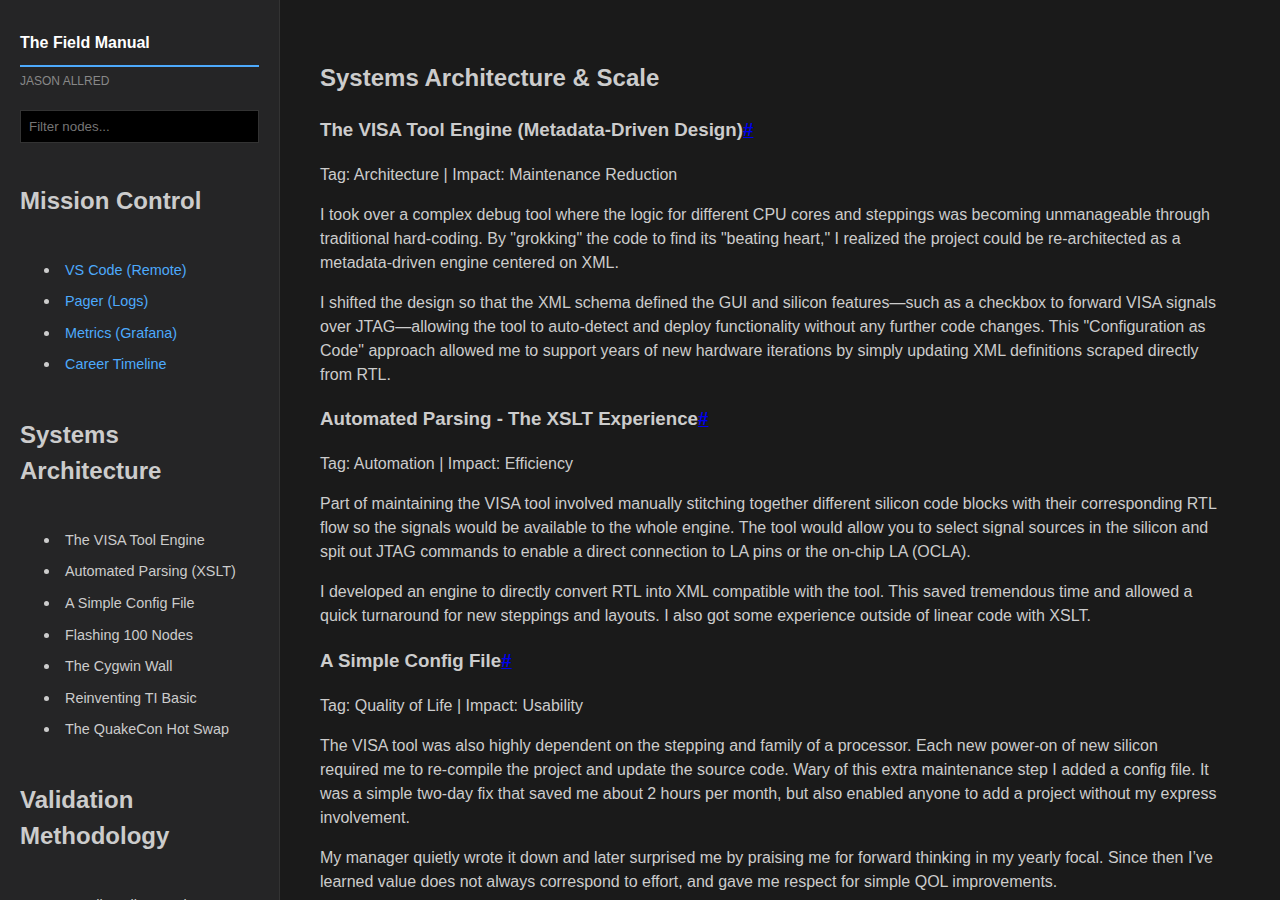
<file: field_notes/index.html>
<!DOCTYPE html>
<html lang="en">
<head>
    <meta charset="UTF-8">
    <meta name="viewport" content="width=device-width, initial-scale=1.0">
    <title>Field Notes | Jason Allred</title>
    <link rel="stylesheet" href="style.css?v=7.0">
</head>
<body>
    <button id="menu-toggle" aria-label="Toggle Navigation">☰</button>

    <nav id="sidebar">
        <h1>The Field Manual</h1>
        <div class="subtitle">Jason Allred</div>
        
        <input type="text" id="nav-filter" placeholder="Filter nodes..." aria-label="Filter navigation">

        <h2>Mission Control</h2>
        <ul>
            <li><a href="https://code.jason-lab.dev" target="_blank" class="mission-link"><span class="status-dot online"></span> VS Code (Remote)</a></li>
            <li><a href="https://pager.jason-lab.dev" target="_blank" class="mission-link"><span class="status-dot online"></span> Pager (Logs)</a></li>
            <li><a href="https://monitor.jason-lab.dev" target="_blank" class="mission-link"><span class="status-dot online"></span> Metrics (Grafana)</a></li>
            <li><a href="timeline.html" class="mission-link"><span class="status-dot online"></span> Career Timeline</a></li>
        </ul>

        <h2>Systems Architecture</h2>
        <ul>
            <li><a href="#visa-tool">The VISA Tool Engine</a></li>
            <li><a href="#xslt-parsing">Automated Parsing (XSLT)</a></li>
            <li><a href="#config-file">A Simple Config File</a></li>
            <li><a href="#fleet-scale">Flashing 100 Nodes</a></li>
            <li><a href="#cygwin-wall">The Cygwin Wall</a></li>
            <li><a href="#ti-basic">Reinventing TI Basic</a></li>
            <li><a href="#quakecon">The QuakeCon Hot Swap</a></li>
        </ul>

        <h2>Validation Methodology</h2>
        <ul>
            <li><a href="#reading-robot">Reading Like a Robot</a></li>
            <li><a href="#rapl-matplotlib">RAPL & Matplotlib</a></li>
            <li><a href="#grok-code">How to Grok Code</a></li>
            <li><a href="#beating-heart">The Beating Heart</a></li>
            <li><a href="#serial-fragments">Expect Fragments (Serial)</a></li>
            <li><a href="#crazy-callbacks">Crazy Callbacks</a></li>
            <li><a href="#throughput-gotchas">Throughput Gotchas</a></li>
            <li><a href="#curl-postman">Curl over Postman</a></li>
            <li><a href="#venv-glue">Venv is like Hot Glue</a></li>
        </ul>

        <h2>Security & Yield</h2>
        <ul>
            <li><a href="#rakp-security">The RAKP Security Catch</a></li>
            <li><a href="#kernel-patch">The Kernel Patch</a></li>
            <li><a href="#negative-testing">Negative Testing (Yield)</a></li>
            <li><a href="#texas-power-on">The Texas Power-On</a></li>
            <li><a href="#failed-demo">The Failed Microsoft Demo</a></li>
            <li><a href="#rmcp-optimization">RMCP+ Socket Optimization</a></li>
        </ul>

        <h2>Engineering Leadership</h2>
        <ul>
            <li><a href="#scm-integration">To SCM or Not to SCM</a></li>
            <li><a href="#estimates">Estimates: High vs. Low</a></li>
            <li><a href="#pythonsv-thrash">The PythonSV API Thrash</a></li>
            <li><a href="#synergy">Synergy of Validation</a></li>
            <li><a href="#first-error">Always Fix the First Error</a></li>
            <li><a href="#count-oks">Count the Ok's</a></li>
            <li><a href="#conflict-management">The Conflict Management Lesson</a></li>
            <li><a href="#general-thoughts">General Thoughts & Philosophy</a></li>
        </ul>

        <h2>Future Work</h2>
        <ul>
            <li><a href="#future-work">WIP Items</a></li>
        </ul>
    </nav>

    <main>
        <!-- SYSTEMS ARCHITECTURE -->
        <section id="architecture">
            <h2 class="section-title">Systems Architecture & Scale</h2>

            <article id="visa-tool">
                <h3>The VISA Tool Engine (Metadata-Driven Design)</h3>
                <div class="meta">Tag: Architecture | Impact: Maintenance Reduction</div>
                <p>I took over a complex debug tool where the logic for different CPU cores and steppings was becoming unmanageable through traditional hard-coding. By "grokking" the code to find its "beating heart," I realized the project could be re-architected as a metadata-driven engine centered on XML.</p>
                <p>I shifted the design so that the XML schema defined the GUI and silicon features—such as a checkbox to forward VISA signals over JTAG—allowing the tool to auto-detect and deploy functionality without any further code changes. This "Configuration as Code" approach allowed me to support years of new hardware iterations by simply updating XML definitions scraped directly from RTL.</p>
            </article>

            <article id="xslt-parsing">
                <h3>Automated Parsing - The XSLT Experience</h3>
                <div class="meta">Tag: Automation | Impact: Efficiency</div>
                <p>Part of maintaining the VISA tool involved manually stitching together different silicon code blocks with their corresponding RTL flow so the signals would be available to the whole engine. The tool would allow you to select signal sources in the silicon and spit out JTAG commands to enable a direct connection to LA pins or the on-chip LA (OCLA).</p>
                <p>I developed an engine to directly convert RTL into XML compatible with the tool. This saved tremendous time and allowed a quick turnaround for new steppings and layouts. I also got some experience outside of linear code with XSLT.</p>
            </article>

            <article id="config-file">
                <h3>A Simple Config File</h3>
                <div class="meta">Tag: Quality of Life | Impact: Usability</div>
                <p>The VISA tool was also highly dependent on the stepping and family of a processor. Each new power-on of new silicon required me to re-compile the project and update the source code. Wary of this extra maintenance step I added a config file. It was a simple two-day fix that saved me about 2 hours per month, but also enabled anyone to add a project without my express involvement.</p>
                <p>My manager quietly wrote it down and later surprised me by praising me for forward thinking in my yearly focal. Since then I’ve learned value does not always correspond to effort, and gave me respect for simple QOL improvements.</p>
            </article>

            <article id="fleet-scale">
                <h3>Flashing 100 Nodes (Fleet Scale Operations)</h3>
                <div class="meta">Tag: Operations | Impact: Scale</div>
                <p>While in my PAE role, I maintained roughly 100 Knights Landing nodes that allowed us to reproduce issues with OEMs. Stuff you’d only see once in a million happened regularly when you start doing a million things quickly and in parallel. We used pdsh regularly. You think very differently about manually flashing BIOS when it needs to be done 100 times with a tough-to-reach harness.</p>
                <p>I helped execute and collect data for a heat experiment. We visualized nodes getting hotter at the tops of racks, experimented with the rack doors open. The results of the experiments were somewhat of a moot, the minor heat differences didn’t affect performance. Notably, cables got in the way of airflow, but the connections were mandatory. So many loose connections. Each node had its own personality, and some were very stubborn.</p>
            </article>

            <article id="cygwin-wall">
                <h3>The Cygwin Wall (Environment Parity)</h3>
                <div class="meta">Tag: Debugging | Impact: Environment Setup</div>
                <p>We had an old internal patch for ipmitool to enable parsing of some extra return codes bytes for automation. To set up the build environment I downloaded the source over git and followed the steps to compile in Cygwin. The build script would fail, I’d fix the failure, then it would crash somewhere else. I wasted a week just trying to get the thing to compile.</p>
                <p>It turned out that I had downloaded using Windows git rather than Cygwin git. This was a major issue because line endings were unix style. Once I re-downloaded the source everything compiled perfectly. Always be wary of line endings. Take a step back when you run into a wall.</p>
            </article>

            <article id="ti-basic">
                <h3>Reinventing TI Basic</h3>
                <div class="meta">Tag: Learning | Impact: Fundamentals</div>
                <p>When I was in Junior High I learned basic programming on my TI-85. I was particularly proud of a program that would comb through possible numerator/denominator combinations to convert a ‘float’ into a fraction. I had a bad backup coin battery so my file system would get wiped pretty regularly, so I got good at rewriting that converter.</p>
                <p>Then one day I was looking through the list of commands and noticed an internal ->Frac function that had already implemented what I wanted. Two things stuck in my mind after that: (1) You get good at doing things by doing it again and again, (2) look for things you assume are not there.</p>
            </article>

            <article id="quakecon">
                <h3>The QuakeCon Hot Swap</h3>
                <div class="meta">Tag: Hardware | Impact: Recovery</div>
                <p>The year was 2001, just before 9/11. I flew my PC to a LAN party in Texas. I was using a cheap IDE raid controller at the time. It had a bad eprom after a failed firmware update. Thinking quickly, I ordered another controller. Booted with the good firmware so I could get to a flash point, then hot-swapped the eprom to flash the bad. Was able to recover and even return the controller.</p>
            </article>
        </section>


        <!-- VALIDATION METHODOLOGY -->
        <section id="validation">
            <h2 class="section-title">Validation Methodology</h2>

            <article id="reading-robot">
                <h3>Reading Like a Robot (Deep Log Debugging)</h3>
                <div class="meta">Tag: Debugging | Impact: Root Cause Analysis</div>
                <p>When assisting a colleague (AJ) with stubborn system failures, I found that standard keyword searching through logs was failing to find the root cause. I applied a systematic methodology I call "Reading like a robot," where I refuse to skip any part of a stack trace or log file, even the unrecognized or "noisy" lines.</p>
                <p>By meticulously connecting every word and mapping the execution flow sequentially, I was able to identify a specific logic deviation hidden in the background noise that others had scrolled past. This brute-force attention to detail proved that even the most "messy" telemetry can be solved if you check your assumptions at the door and follow the machine's actual path.</p>
            </article>

            <article id="rapl-matplotlib">
                <h3>RAPL & Matplotlib (Telemetry Visualization)</h3>
                <div class="meta">Tag: Data Science | Impact: Visualization</div>
                <p>In early 2019 I took a machine learning course. Jupiter notebook and time series db exercises. A few python libraries stuck out at me as very useful at work: pandas and matplotlib. I had a decent amount of data collection when stressing Running average Power Limiting functionality. Reports would spit out but it was really hard to get a good picture on what was going on.</p>
                <p>With the new tools in hand I was able to scrape current runs, even old logs, and bug reports, to provide clear graphs sweeping through request or expected vs actual power limiting results. An esoteric ‘10% below expected’ would turn into a graph that would cap out at 500W like a truncated pyramid - a clear indication that the part (or benchmark) wasn’t able to cause the system to draw that much power.</p>
            </article>

            <article id="grok-code">
                <h3>How to Grok Code</h3>
                <div class="meta">Tag: Learning | Impact: Understanding</div>
                <p>A senior dev was mentoring two of us while looking through a rather large code base. She took out some paper and wrote down how the program was structured in a kind of shorthand. By the time we were finished we had a map and a clear understanding of the flow. Since then I’ve developed my own shorthand to systematically map out unfamiliar code. I know I’m done when I can see the ‘heart’ of the code.</p>
            </article>

            <article id="beating-heart">
                <h3>The Beating Heart</h3>
                <div class="meta">Tag: Insight | Impact: Understanding</div>
                <p>To follow up on code grokking, once I find the ‘beating heart’ in a system I know I’ve found the perspective of the original developer and everything becomes clear. Some of these are straightforward, a loop handling events, a main function that does the heavy work. One particularly difficult ‘heart’ turned out to be outside the code entirely, the main logic was all contained inside an XML file that described RTL pathways to the LA pins. It was a rather elegant solution but a pain to debug until I understood the process.</p>
            </article>

            <article id="serial-fragments">
                <h3>Expect Fragments (Serial Validation)</h3>
                <div class="meta">Tag: Automation | Impact: Reliability</div>
                <p>I wrote an automation harness that allowed me to validate TGUI applications in a OS platform agnostic way. It was rather nifty, using TCL and the expect library to handle reading and writing to the screen in a way that can give scripts a grounding.</p>
                <p>Unfortunately, when I started using expect for serial output (EFI mode) things got dirty. I quickly learned that serial output has no guarantee to preserve words, it’s just a stream of characters - menu items and keywords would often get clipped. I was mostly able to get around this with generous regular expressions. In theory, the flows should have worked, but in the real world, the data was noisy.</p>
            </article>

            <article id="crazy-callbacks">
                <h3>Crazy Callbacks</h3>
                <div class="meta">Tag: Code Pattern | Impact: Efficiency</div>
                <p>I used a clever callback pattern when chunking data over PECI - sending multiple read requests and mapping the responses with tailored callback functions to de-serialize the data.</p>
            </article>

            <article id="throughput-gotchas">
                <h3>Throughput Gotchas</h3>
                <div class="meta">Tag: Measurement | Impact: Accuracy</div>
                <p>Measuring throughput is a tricky question, especially when data is encapsulated at several levels. This is pretty standard over IP but it’s more ambiguous when counting packets over SMBus or other internal protocols. My DTTC paper tackled this but I was never quite satisfied to provide a standard MB/s measurement.</p>
            </article>

            <article id="curl-postman">
                <h3>Curl over Postman</h3>
                <div class="meta">Tag: Tooling | Impact: Reproducibility</div>
                <p>I prefer Curl over Postman for the same reason I prefer text over screenshots - design tests for reproducibility ease - compartmentalize into a series of batchable steps - essential for bug reports.</p>
            </article>

            <article id="venv-glue">
                <h3>Venv is like Hot Glue</h3>
                <div class="meta">Tag: Tooling | Impact: Standardization</div>
                <p>Venv is like hot glue - a stop gap solution that becomes standard - docker feels the same - has better utility these days.</p>
            </article>
        </section>

        <!-- FUTURE WORK -->
        <section id="future-work">
            <h2 class="section-title">Future Work (WIP)</h2>
            <ul class="tbd-list">
                <li>[WIP] Polling RAPL Telemetry during stress - Defensive coding in recovery scripts</li>
                <li>[WIP] Rolling window diff - Comparing BIOS logs</li>
                <li>[WIP] DRA for enabling power transient measurements without a harness</li>
                <li>[WIP] Meshtastic hobby (LoRa, 3d printing, ESP32 firmware)</li>
            </ul>
        </section>


        <!-- SECURITY & YIELD -->
        <section id="security">
            <h2 class="section-title">Security & Yield</h2>

            <article id="rakp-security">
                <h3>The RAKP Security Catch (CVE-2013-4782)</h3>
                <div class="meta">Tag: Security | Impact: CVE Discovery</div>
                <p>While implementing the RMCP+ protocol stack from scratch in C, I performed a deep dive into the RAKP authentication spec. To properly debug the session negotiation, I had to patch the Wireshark (then Ethereal) source code to correctly parse the custom packet exchanges I was seeing.</p>
                <p>During this process, I identified a fundamental flaw: the BMC would return a salted hash of the user’s password before the client proved their identity, essentially enabling offline dictionary attacks. Although my concerns were dismissed by senior engineers at the time, this exact vulnerability was later confirmed as industry-wide flaw CVE-2013-4782. This solidified my conviction to trust technical data over hierarchy and to maintain meticulous documentation for critical findings.</p>
            </article>

            <article id="kernel-patch">
                <h3>The Kernel Patch (Topology & Architecture)</h3>
                <div class="meta">Tag: Kernel | Impact: Fix</div>
                <p>I wrote a kernel patch for a government contract. We had a module that would flood dmesg during boot time on custom silicon, the fix was to add flexibility to topology assumptions. Not much I can say beyond that. There was too much red tape for the patch to be upstreamed but I know how to write and compile a module for the linux kernel.</p>
            </article>

            <article id="negative-testing">
                <h3>Negative Testing (The Yield Use Case)</h3>
                <div class="meta">Tag: Validation | Impact: Yield Improvement</div>
                <p>I had a big PECI coverage miss, it was rather embarrassing. Because we had a huge list, I was only checking what I knew existed, not what shouldn’t exist. Well, some unexpected endpoints did surface, more echoes of what they should be, but those endpoints should not have been visible. I needed to pivot away from just reading known devices to scanning and including negative space.</p>
                <p>I recalled a conversation with an expert who had scanned through the BDF region before and adapted that to PECI space. To do that I needed a list of all possible combinations in PCI space - which fit very neatly with a generator pattern. One of the first times I really felt ‘yield’ improved the readability and reliability of my code.</p>
                <p>After I got it running I still saw ‘extra’ devices popping up, but they turned out to be actual hardware, which was easy to correlate with lspci. It was a huge space to cover, and a full run would have taken almost a week, but with the combination of the bulk transfer API and fast negative returns the expected execution time went from a few days to under 10 hours.</p>
            </article>

            <article id="texas-power-on">
                <h3>The Texas Power-On (Strategic Career Pivot)</h3>
                <div class="meta">Tag: Security | Impact: Team Leadership</div>
                <p>I went to Texas for a power-on during a transition period where I was doing basic execution work and looking for a long-term technical fit. Since I didn’t have a strict task list, I decided to shadow the experts and jump into the immediate fires on the floor. I ended up peer programming with a group focused on high-level security features like TDX and Secure Boot.</p>
                <p>We clicked so well that when they (also) returned to Oregon, they reached out to pull me into their organization. I wasn't just helping with a bring-up; I was recruited to seed a second team under the Security & Manageability umbrella, which launched my five-year run as the Lead Manageability Validation Automation engineer.</p>
            </article>

            <article id="failed-demo">
                <h3>The Failed Microsoft Demo (Preparation & Redundancy)</h3>
                <div class="meta">Tag: Demo | Impact: Lesson Learned</div>
                <p>I had lightweight RMCP+ library we were going to demo to MS. At the last minute, the firmware developers enabled and enforced encryption, which I had not implemented yet. These days I never trust a demo. Demos are great, but always provide a backup video and slides.</p>
            </article>

            <article id="rmcp-optimization">
                <h3>RMCP+ Socket Optimization</h3>
                <div class="meta">Tag: Stability | Impact: Reliability</div>
                <p>Our dev team was tracking down a problem where RMCP+ sessions were piling up in our validation cycle, overloading the BMC and causing instability. We had a TCL based framework, but the heavy lifting was done inside DLL files. I had been doing some digging and found the source code. When I mentioned this to the dev lead he asked me to look into the source code as a last resort, as far as they could tell their code was clean.</p>
                <p>After a bit of sleuthing I found code responsible for opening and closing the sessions on the client side, there was a return between them, so the socket was never closed. This one fix allowed us gave our test suite the stability to add unattended validation cycles and focus on nightly test reports. It was a game changer, and the experience taught me a single line could be worth weeks of effort.</p>
            </article>
        </section>


        <!-- ENGINEERING LEADERSHIP -->
        <section id="leadership">
            <h2 class="section-title">Engineering Leadership</h2>

            <article id="scm-integration">
                <h3>To SCM or Not to SCM (Integration Reliability)</h3>
                <div class="meta">Tag: Operations | Impact: Pipeline Integrity</div>
                <p>Early in my career, I was tasked with helping our team transition from SVN to IBM ClearCase during a mandate from our international partners. It was an exercise in pure persistence; while the infrastructure was in flux, I tag-teamed with our resident SCM lead to keep our daily validation builds running. I had to resort to intense "mergify" sessions and manual elbow grease to ensure the transition didn't break the active development pipeline.</p>
                <p>ClearCase has a unique way of mixing software recipes, and I handled several emergency integration sessions to maintain code integrity. While I’ve always enjoyed a good diff, those sessions taught me that the best work is the work you avoid through proper architecture. Since then, I’ve been extremely careful about identifying and preventing the ways teams unintentionally fork code and create technical debt.</p>
            </article>

            <article id="estimates">
                <h3>Estimates: High vs. Low (The Code Archaeologist)</h3>
                <div class="meta">Tag: Planning | Impact: Trust</div>
                <p>I was asked to estimate how long it would take to ramp up and deploy a project that had recently been recovered from an old backup. This was my ‘code archeologist’ time to shine. I recently took an estimation course and learned how setting high and low estimates improved accuracy, but my manager wanted real dates.</p>
                <p>I began execution over several months, with the estimate plan driving me and my contractor while my manager was on sabbatical, we hit our milestones well, and saved the complicated unknowns for last. It was a very smooth execution. On completion and review, I asked for feedback. The only thing I got was “Maybe you could have added a range of estimates” - I don’t expect managers or people to be consistent, but it was a big trust building time when I casually reminded him I was tracking high and low estimates off the side of the spreadsheet.</p>
            </article>

            <article id="pythonsv-thrash">
                <h3>The PythonSV API Thrash</h3>
                <div class="meta">Tag: Ownership | Impact: Code Attribution</div>
                <p>I was leveraging a PythonSV framework (c-scripts) for silicon power-on to improve test coverage. My manager at the time specifically asked me to add API-level tests for visibility. I knew they were technically redundant, but I followed the direction to ensure the team had the completeness they were looking for. A year later, during a review, I was berated for that exact redundancy by the architecture team.</p>
                <p>That "unnecessary thrash" was a huge lesson in code ownership. I learned that just "following orders" isn't enough when you're working in a complex framework. Now, if I’m asked to implement something that creates technical debt or redundancy, I make sure there is a clear "paper trail" or attribution in the code itself. I give proper credit to the source and document why the decision was made, so when the architecture is reviewed a year later, the context isn't lost.</p>
            </article>

            <article id="synergy">
                <h3>Synergy of Validation Working with Architect and Dev</h3>
                <div class="meta">Tag: Collaboration | Impact: Performance</div>
                <p>I really enjoyed working closely as validation developer with a BMC developer and Architect - We met daily in an informal SCRUM like context. Architect would describe the focus, and we would push back on feasibility and worth. We got a lot of performance out of PECI, creating a bulk transfer API with hooks to prove we were moving at line speed - Restful API extensions to directly compare LAN overhead with PECI ‘wire’ time (DMA was considerably faster than wire) - this resulted in a DTTC paper on measuring the performance of PECI.</p>
            </article>

            <article id="first-error">
                <h3>Always Fix the First Error</h3>
                <div class="meta">Tag: Debugging | Impact: Efficiency</div>
                <p>I stumbled upon a ‘gotcha’ moment very early into learning how to code in school. Everyone gets their first missing semicolon sometime. When compilation errors started piling up, I naively and dutifully started fixing every error before hitting ‘compile’ again. It was infuriating and stressful. I had no idea what was going on, why were there so many errors. That is, until I noticed compilation errors had a waterfall effect. One missing semicolon can mess up the interpretation of the reset of the file. The opposite of reading a stack trace: always fix the first compilation error.</p>
            </article>

            <article id="count-oks">
                <h3>Count the Ok's</h3>
                <div class="meta">Tag: Decision Making | Impact: Consensus</div>
                <p>Whether it’s deciding what restaurant to go to or voting on the best way to execute a plan, voting isn’t the best option, and rather counterintuitively it isn’t the fairest either. Important decisions should be made carefully, and allowing people to weigh in on all the options that are ‘okay’ drastically improves the results.</p>
            </article>

            <article id="conflict-management">
                <h3>The Conflict Management Lesson</h3>
                <div class="meta">Tag: Soft Skills | Impact: Team Alignment</div>
                <p>There have been several times in my career where I’ve been convinced I was right but wasn't in a position to change the direction. I’ve learned to disagree and commit, and in those cases, the results usually went well because the team stayed aligned.</p>
                <p>In fact, I’ve often "embraced the suck" and intentionally became a subject matter expert on the critical things others didn't want to touch—like ClearCase, DTAF, or the complexities of XML and RTL scraping. By mastering those "unpopular" parts of the stack, I was able to bridge the gaps and keep the validation pipeline moving. That said, I still maintain technical boundaries for the sake of the product; for example, I’ll advocate strongly against putting test-level code like Pytest into production logic to keep the architecture clean.</p>
            </article>

            <article id="general-thoughts">
                <h3>General Thoughts & Philosophy</h3>
                <div class="meta">Tag: Philosophy</div>
                <ul>
                    <li><strong>The "Class 1" Assumption:</strong> It’s a dangerous assumption to code for an end user—modal dialogue boxes, frameworks—assuming code will remain on top. Frameworks should be viewed as debuggers for internal libraries.</li>
                    <li><strong>Content is King:</strong> Automation is Queen but Content is King. This mantra focused our team. Don't let frameworks overshadow actually getting things done.</li>
                    <li><strong>Can AI Really Think?</strong> Question needs to shift from 'can it think?' to ‘Can thoughts live on paper?’ Yes. Language is the single most important invention created by humanity.</li>
                    <li><strong>2 and 7 Year Cycles:</strong> Roughly every 7 years I reinvent myself. Projects tend to finish by two years.</li>
                    <li><strong>Chopstick Coding:</strong> The concept of developing at arms length (i.e. through a serial port, over SSH etc). Doing so is difficult, like typing on a keyboard with chopsticks.</li>
                    <li><strong>Meetings:</strong> Inversely proportional to how many people attend.</li>
                    <li><strong>Lab Viking:</strong> The final stage is a Lab Viking, your job is to pillage, the lab is your oyster.</li>
                    <li><strong>Communication:</strong> Don't reply hot, or on mobile, voice is best.</li>
                </ul>
            </article>
        </section>

    </main>

    <script src="script.js?v=2.2"></script>
</body>
</html>
</file>
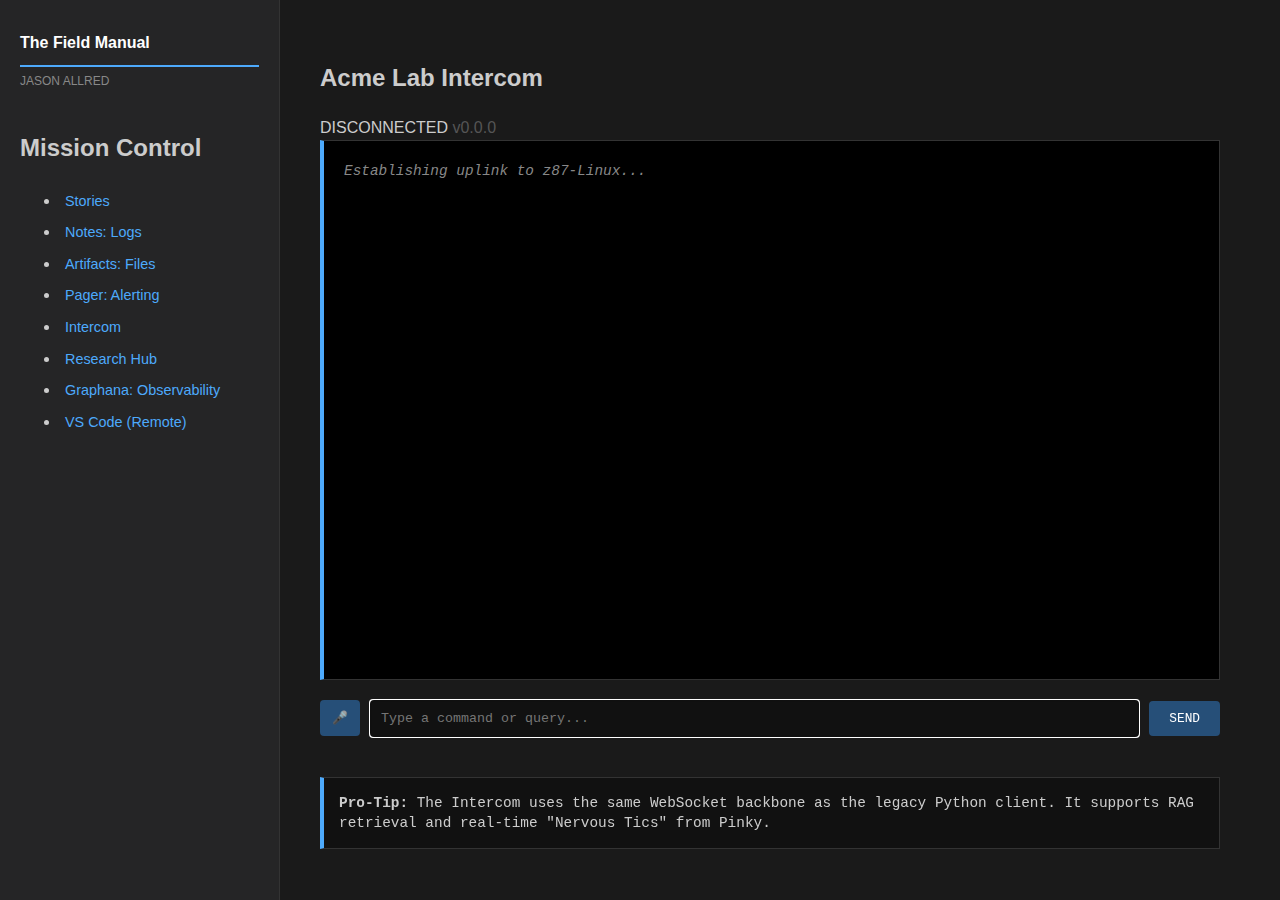
<file: field_notes/intercom/index.html>
<!DOCTYPE html>
<html lang="en">
<head>
    <meta charset="UTF-8">
    <meta name="viewport" content="width=device-width, initial-scale=1.0">
    <title>Intercom | Acme Lab</title>
    <link rel="stylesheet" href="../style.css?v=488571b7.1">
    <style>
        #chat-console {
            background: #000;
            border: 1px solid var(--border-color);
            border-left: 4px solid var(--accent-color);
            height: 60vh;
            overflow-y: auto;
            padding: 20px;
            font-family: var(--font-stack);
            font-size: 0.9rem;
            margin-bottom: 20px;
            display: flex;
            flex-direction: column;
            gap: 10px;
        }
        .message { margin-bottom: 5px; }
        .user-msg { color: var(--accent-color); }
        .brain-msg { color: var(--text-color); }
        .system-msg { color: #888; font-style: italic; }
        .debug-msg { color: #444; font-size: 0.75rem; }
        
        #input-container {
            display: flex;
            gap: 10px;
            align-items: center;
        }
        #text-input {
            flex-grow: 1;
            background: #111;
            border: 1px solid var(--border-color);
            color: var(--text-color);
            padding: 10px;
            font-family: var(--font-stack);
        }
        .icon-btn {
            background: var(--accent-dim);
            color: #fff;
            border: none;
            padding: 10px;
            cursor: pointer;
            display: flex;
            align-items: center;
            justify-content: center;
            border-radius: 4px;
            min-width: 40px;
        }
        .icon-btn:hover { background: var(--accent-color); }
        .icon-btn.active { background: #f85149; box-shadow: 0 0 10px #f85149; }
        
        #send-btn {
            padding: 10px 20px;
            font-family: var(--font-stack);
        }
        
        .audio-meter {
            width: 100px;
            height: 4px;
            background: #333;
            border-radius: 2px;
            overflow: hidden;
            display: none;
        }
        #audio-level {
            width: 0%;
            height: 100%;
            background: var(--accent-color);
            transition: width 0.1s ease;
        }
    </style>
</head>
<body>
    <button id="menu-toggle" aria-label="Toggle Navigation">☰</button>

    <nav id="sidebar">
        <h1>The Field Manual</h1>
        <div class="subtitle">Jason Allred</div>
        <section id="mission-control">
            <h2>Mission Control</h2>
            <ul>
                <li><a href="../stories.html" class="mission-link">Stories</a></li>
                <li><a href="../timeline.html" class="mission-link">Notes: Logs</a></li>
                <li><a href="../files.html" class="mission-link">Artifacts: Files</a></li>
                <li><a href="../pager.html" class="mission-link">Pager: Alerting</a></li>
                <li><a href="../intercom/" class="mission-link">Intercom</a></li>
                <li><a href="../research.html" class="mission-link">Research Hub</a></li>
                <li><a href="https://monitor.jason-lab.dev" target="_blank" class="mission-link">Graphana: Observability</a></li>
                <li><a href="https://code.jason-lab.dev" target="_blank" class="mission-link">VS Code (Remote)</a></li>
            </ul>
        </section>
        
    </nav>

    <main>
        <h2 class="section-title">Acme Lab Intercom</h2>
        
        <div class="status-panel">
            <span id="connection-dot" class="status-dot offline"></span>
            <span id="connection-text">DISCONNECTED</span>
            <div class="audio-meter" id="audio-meter-container" style="margin-left: 20px;">
                <div id="audio-level"></div>
            </div>
            <span id="lab-version" style="margin-left: auto; color: #555;">v0.0.0</span>
        </div>

        <div id="chat-console">
            <div class="system-msg">Establishing uplink to z87-Linux...</div>
        </div>

        <div id="input-container">
            <button id="mic-btn" class="icon-btn" title="Toggle Microphone">🎤</button>
            <input type="text" id="text-input" placeholder="Type a command or query..." autofocus>
            <button id="send-btn" class="icon-btn">SEND</button>
        </div>

        <div class="disclaimer-box" style="margin-top: 40px;">
            <strong>Pro-Tip:</strong> The Intercom uses the same WebSocket backbone as the legacy Python client. It supports RAG retrieval and real-time "Nervous Tics" from Pinky.
        </div>
    </main>

    <script src="../intercom_v2.js?v=2f671217.0"></script>
</body>
</html>
</file>
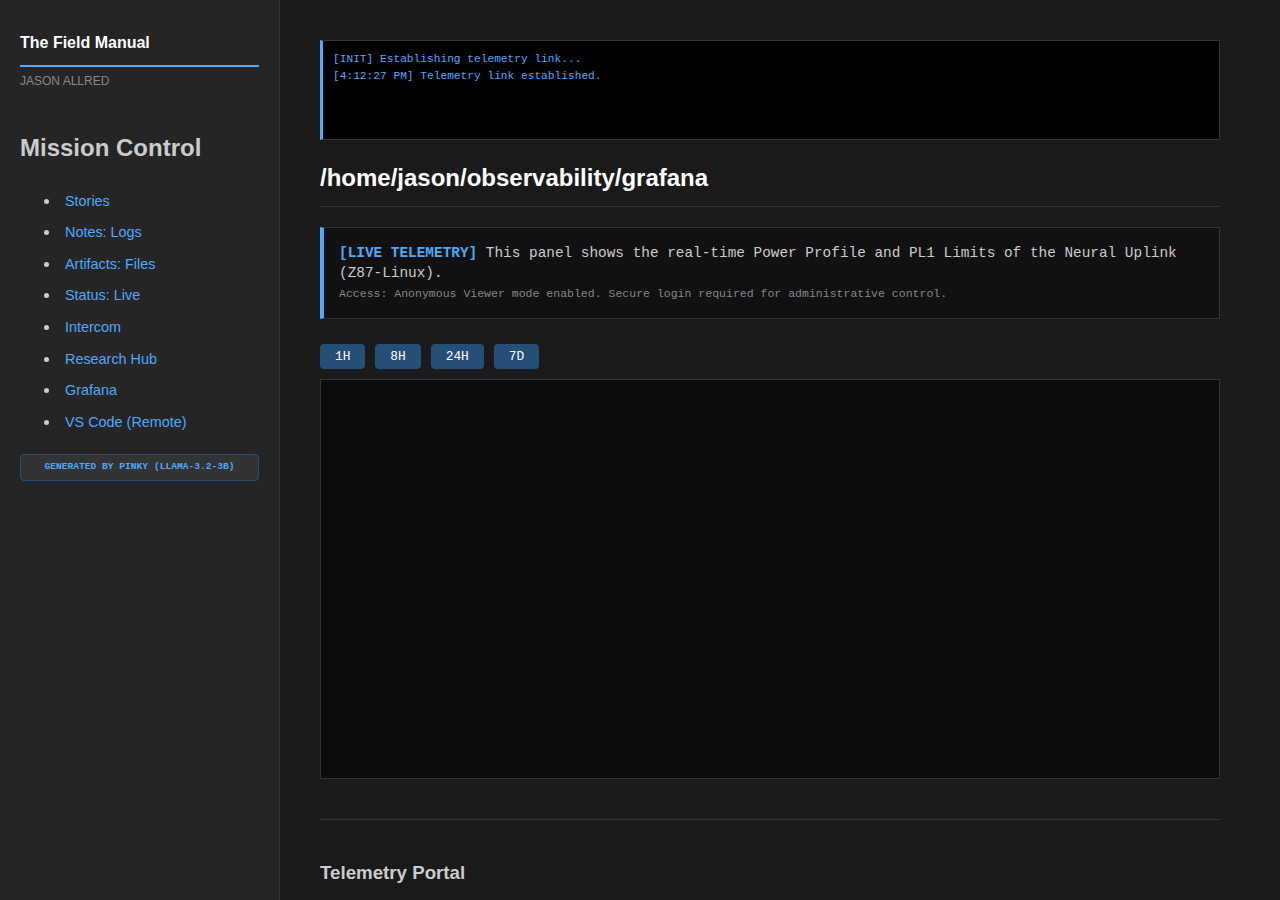
<file: field_notes/grafana.html>
<!DOCTYPE html>
<html lang="en">
<head>
    <meta charset="UTF-8">
    <meta name="viewport" content="width=device-width, initial-scale=1.0">
    <title>Grafana | Jason Allred</title>
    <link rel="stylesheet" href="style.css?v=8a67fc1a.3">
    <style>
        .grafana-container {
            width: 100%;
            height: 400px;
            border: 1px solid #333;
            margin-bottom: 30px;
            background: #0b0c0e; /* Matches Grafana Dark */
        }
        iframe {
            width: 100%;
            height: 100%;
            border: none;
        }
        .portal-link {
            display: inline-block;
            background: var(--accent-color);
            color: #fff;
            padding: 10px 20px;
            text-decoration: none;
            font-weight: bold;
            border-radius: 4px;
            margin-top: 10px;
        }
        .portal-link:hover {
            opacity: 0.9;
        }
    </style>
</head>
<body>

    <button id="menu-toggle">☰ MENU</button>

    <nav id="sidebar">
        <h1>The Field Manual</h1>
        <div class="subtitle">Jason Allred</div>
        <section id="mission-control">
            <h2>Mission Control</h2>
            <ul>
                <li><a href="stories.html" class="mission-link">Stories</a></li>
                <li><a href="timeline.html" class="mission-link">Notes: Logs</a></li>
                <li><a href="files.html" class="mission-link">Artifacts: Files</a></li>
                <li><a href="status.html" class="mission-link">Status: Live</a></li>
                <li><a href="intercom.html" class="mission-link">Intercom</a></li>
                <li><a href="research.html" class="mission-link">Research Hub</a></li>
                <li><a href="grafana.html" class="mission-link">Grafana</a></li>
                <li><a href="https://code.jason-lab.dev" target="_blank" class="mission-link">VS Code (Remote)</a></li>
            </ul>
        </section>
        <div class="sys-banner">GENERATED BY PINKY (LLAMA-3.2-3B)</div>
    </nav>

    <main>
        <div id="sys-console">
            <div>[INIT] Establishing telemetry link...</div>
        </div>

        <section>
            <h2 style="color: var(--heading-color); border-bottom: 1px solid var(--border-color); padding-bottom: 10px;">/home/jason/observability/grafana</h2>
            
            <div class="disclaimer-box">
                <span style="color: var(--accent-color); font-weight: bold;">[LIVE TELEMETRY]</span> 
                This panel shows the real-time Power Profile and PL1 Limits of the Neural Uplink (Z87-Linux). 
                <br><span style="color: #888; font-size: 0.8em;">Access: Anonymous Viewer mode enabled. Secure login required for administrative control.</span>
            </div>

            <div style="margin-bottom: 10px; display: flex; gap: 10px;">
                <button class="icon-btn" onclick="updateTime('1h')">1H</button>
                <button class="icon-btn" onclick="updateTime('8h')">8H</button>
                <button class="icon-btn" onclick="updateTime('24h')">24H</button>
                <button class="icon-btn" onclick="updateTime('7d')">7D</button>
            </div>

            <div class="grafana-container">
                <iframe id="grafana-iframe" src="https://monitor.jason-lab.dev/d-solo/pinky-status-01/neural-uplink-status?orgId=1&panelId=6&from=now-8h&to=now&theme=dark" width="100%" height="400" frameborder="0"></iframe>
            </div>

            <div style="margin-top: 40px; border-top: 1px solid #333; padding-top: 20px;">
                <h3>Telemetry Portal</h3>
                <p>To view the full metrics suite (CPU Load, Temperature Gauges, Log Heatmaps), access the primary monitoring portal.</p>
                <a href="https://monitor.jason-lab.dev" target="_blank" class="portal-link">Login to Full Dashboard</a>
            </div>
        </section>
    </main>

    <script>
        const consoleEl = document.getElementById('sys-console');
        const iframe = document.getElementById('grafana-iframe');

        function updateTime(range) {
            const baseUrl = "https://monitor.jason-lab.dev/d-solo/pinky-status-01/neural-uplink-status?orgId=1&panelId=6&theme=dark";
            iframe.src = `${baseUrl}&from=now-${range}&to=now`;
            log(`Adjusting telemetry window to last ${range}.`);
        }

        function log(msg, type='info') {
            const div = document.createElement('div');
            div.className = type;
            div.textContent = `[${new Date().toLocaleTimeString()}] ${msg}`;
            consoleEl.appendChild(div);
            consoleEl.scrollTop = consoleEl.scrollHeight;
        }

        document.addEventListener('DOMContentLoaded', () => {
            log("Telemetry link established.");
            
            // Mobile Menu
            const menuToggle = document.getElementById('menu-toggle');
            const sidebar = document.getElementById('sidebar');
            if (menuToggle && sidebar) {
                menuToggle.onclick = (e) => { sidebar.classList.toggle('active'); e.stopPropagation(); };
                document.querySelector('main').onclick = () => sidebar.classList.remove('active');
            }
        });
    </script>
</body>
</html>
</file>
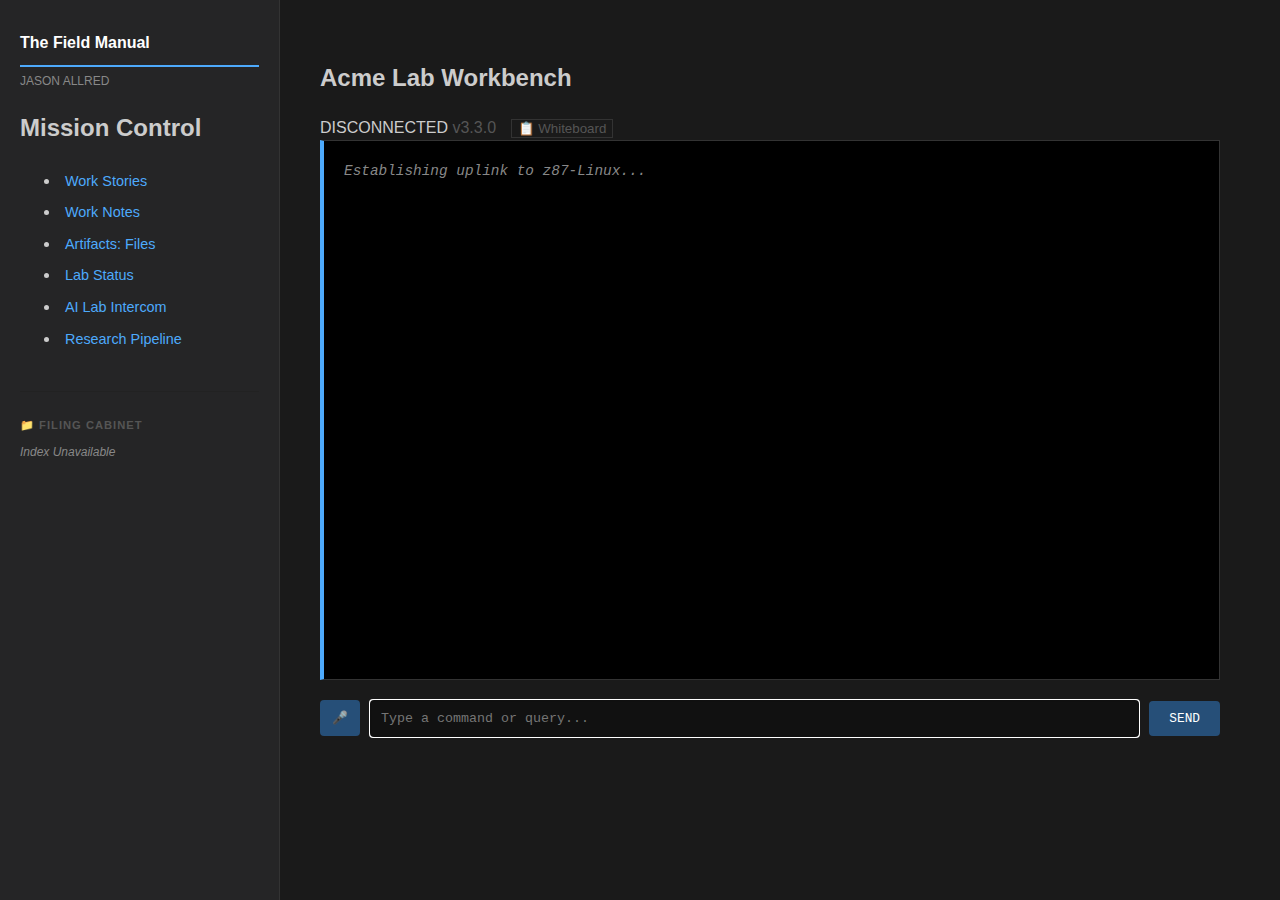
<file: field_notes/lab.html>
<!DOCTYPE html>
<html lang="en">
<head>
    <meta charset="UTF-8">
    <meta name="viewport" content="width=device-width, initial-scale=1.0">
    <title>AI Lab | Acme Lab</title>
    <link rel="stylesheet" href="style.css?v=8a67fc1a">
    <style>
        main { display: flex; gap: 20px; transition: all 0.3s ease; }
        #whiteboard-sidebar {
            width: 35%;
            background: #eef2f7; /* Engineering Canvas: Soft Blue-Grey */
            border-left: 2px solid var(--border-color);
            padding: 20px;
            font-family: 'Courier New', Courier, monospace;
            font-size: 0.85rem;
            color: #111;
            overflow-y: auto;
            max-height: 80vh;
            display: none;
            box-shadow: -5px 0 15px rgba(0,0,0,0.3);
        }
        #whiteboard-sidebar.active { display: block; }
        .whiteboard-header { 
            border-bottom: 2px solid #ccd6dd; 
            margin-bottom: 15px; 
            padding-bottom: 5px;
            color: #d73a49;
            font-weight: bold;
            display: flex;
            justify-content: space-between;
        }
        #intercom-main { flex-grow: 1; }

        #chat-console {
            background: #000;
            border: 1px solid var(--border-color);
            border-left: 4px solid var(--accent-color);
            height: 60vh;
            overflow-y: auto;
            padding: 20px;
            font-family: var(--font-stack);
            font-size: 0.9rem;
            margin-bottom: 20px;
            display: flex;
            flex-direction: column;
            gap: 10px;
        }
        .message { margin-bottom: 5px; }
        .user-msg { color: var(--accent-color); }
        .brain-msg { color: var(--text-color); }
        .system-msg { color: #888; font-style: italic; }
        .debug-msg { color: #444; font-size: 0.75rem; }
        
        #input-container {
            display: flex;
            gap: 10px;
            align-items: center;
        }
        #text-input {
            flex-grow: 1;
            background: #111;
            border: 1px solid var(--border-color);
            color: var(--text-color);
            padding: 10px;
            font-family: var(--font-stack);
        }
        .icon-btn {
            background: var(--accent-dim);
            color: #fff;
            border: none;
            padding: 10px;
            cursor: pointer;
            display: flex;
            align-items: center;
            justify-content: center;
            border-radius: 4px;
            min-width: 40px;
        }
        .icon-btn:hover { background: var(--accent-color); }
        .icon-btn.active { background: #f85149; box-shadow: 0 0 10px #f85149; }
        
        #send-btn {
            padding: 10px 20px;
            font-family: var(--font-stack);
        }
        
        .audio-meter {
            width: 100px;
            height: 4px;
            background: #333;
            border-radius: 2px;
            overflow: hidden;
            display: none;
        }
        #audio-level {
            width: 0%;
            height: 100%;
            background: var(--accent-color);
            transition: width 0.1s ease;
        }
    </style>
</head>
<body>
    <button id="menu-toggle">☰ MENU</button>

            <nav id="sidebar">
                <mission-control></mission-control>
                
                <!-- Filing Cabinet Placeholder -->
                <section id="filing-cabinet" style="margin-top: 20px; border-top: 1px solid #222; padding-top: 15px;">
                    <h2 style="font-size: 0.7rem; color: #555; text-transform: uppercase; letter-spacing: 1px;">📁 Filing Cabinet</h2>
                    <div id="file-tree" style="font-size: 0.75rem; color: #888; margin-top: 10px;">
                        <em>Loading index...</em>
                    </div>
                </section>
            </nav>
        
            <main>
                <div id="intercom-main">
            <h2 class="section-title">Acme Lab Workbench</h2>
            
            <div class="status-panel">
                <span id="connection-dot" class="status-dot offline"></span>
                <span id="connection-text">DISCONNECTED</span>
                <div class="audio-meter" id="audio-meter-container" style="margin-left: 20px;">
                    <div id="audio-level"></div>
                </div>
                <span id="lab-version" style="margin-left: auto; color: #555;">v3.3.0</span>
                <button id="sidebar-toggle" style="margin-left: 10px; background: none; border: 1px solid #333; color: #555; cursor: pointer;">📋 Whiteboard</button>
            </div>

            <div id="chat-console">
                <div class="system-msg">Establishing uplink to z87-Linux...</div>
            </div>

            <div id="input-container">
                <button id="mic-btn" class="icon-btn" title="Toggle Microphone">🎤</button>
                <input type="text" id="text-input" placeholder="Type a command or query..." autofocus>
                <button id="send-btn" class="icon-btn">SEND</button>
            </div>
        </div>

        <div id="whiteboard-sidebar">
            <div class="whiteboard-header">
                <span>⚪ WHITEBOARD</span>
            </div>
            <div id="report-body" class="typewriter">
                <em style="color: #666;">The Brain's strategic drafts and long-form summaries will appear here...</em>
            </div>
        </div>
    </main>

    <script src="mission-control.js?v=94e04f0a"></script>
    <script src="intercom_v2.js?v=baa22eb5"></script>
    <script>
        // Workbench Specific Logic
        document.addEventListener('DOMContentLoaded', () => {
            const whiteboardToggle = document.getElementById('sidebar-toggle');
            const whiteboard = document.getElementById('whiteboard-sidebar');
            
            if (whiteboardToggle && whiteboard) {
                whiteboardToggle.onclick = () => {
                    whiteboard.classList.toggle('active');
                };
            }

            // Filing Cabinet: Load index summary
            fetch('search_index.json')
                .then(r => r.json())
                .then(data => {
                    const cabinet = document.getElementById('file-tree');
                    const years = Object.keys(data.files).sort().reverse();
                    let html = '<ul style="list-style: none; padding-left: 10px;">';
                    years.slice(0, 5).forEach(year => {
                        html += `<li style="margin-bottom: 5px;">📁 ${year}</li>`;
                    });
                    html += '</ul>';
                    cabinet.innerHTML = html;
                })
                .catch(() => {
                    document.getElementById('file-tree').innerHTML = "<em>Index Unavailable</em>";
                });
        });
    </script>
</body>
</html>
</file>
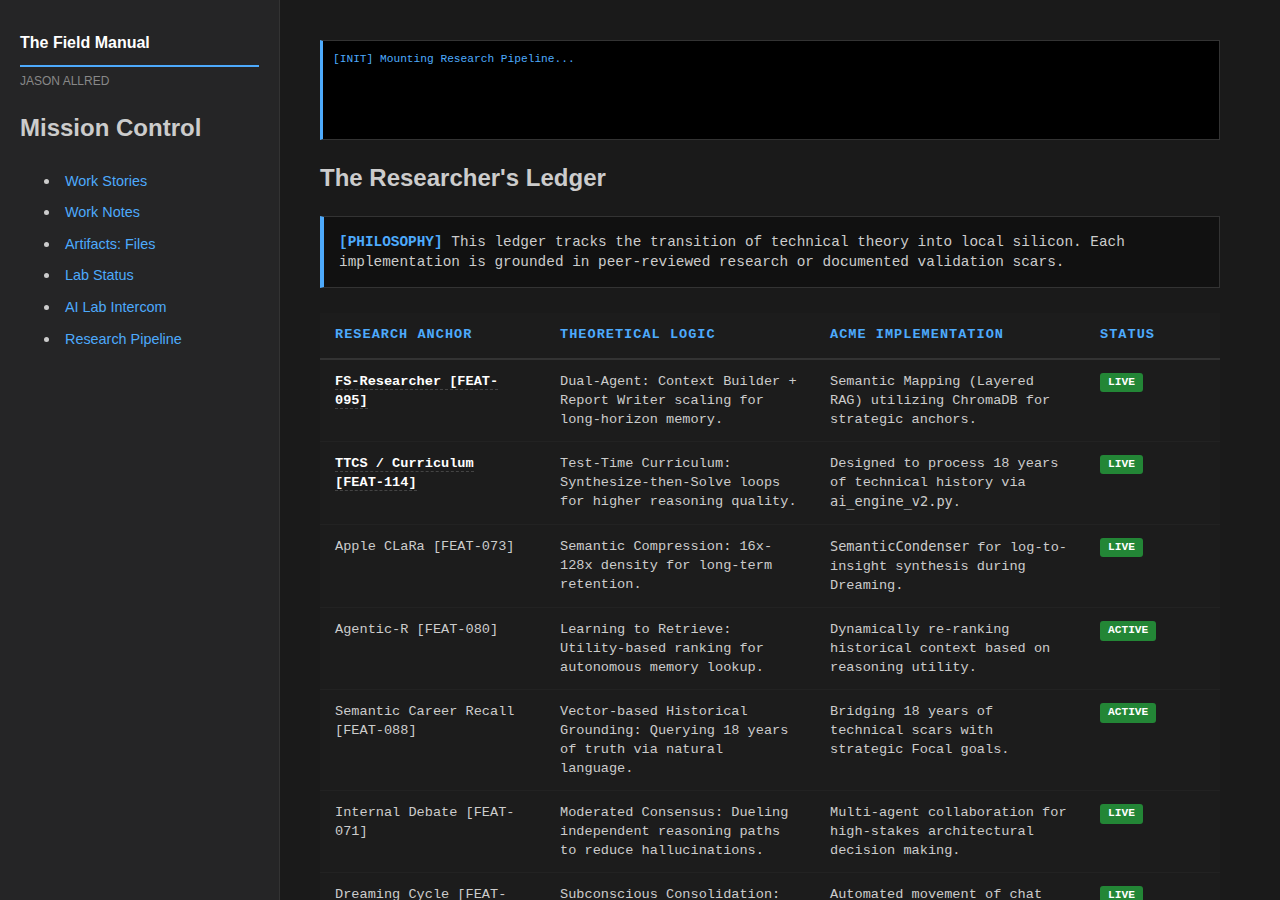
<file: field_notes/research.html>
<!DOCTYPE html>
<html lang="en">
<head>
    <meta charset="UTF-8">
    <meta name="viewport" content="width=device-width, initial-scale=1.0">
    <title>Research Pipeline | Jason Allred</title>
    <link rel="stylesheet" href="style.css?v=d3756599">
    <style>
        /* High-Density Table Styling */
        .ledger-table {
            width: 100%;
            border-collapse: collapse;
            font-family: var(--font-stack);
            font-size: 0.85rem;
            margin-top: 20px;
            background: rgba(255, 255, 255, 0.01);
        }
        .ledger-table th {
            text-align: left;
            padding: 12px 15px;
            border-bottom: 2px solid var(--border-color);
            color: var(--accent-color);
            text-transform: uppercase;
            letter-spacing: 1px;
        }
        .ledger-table td {
            padding: 12px 15px;
            border-bottom: 1px solid #222;
            vertical-align: top;
            line-height: 1.4;
        }
        .ledger-table tr:hover { background: rgba(255, 255, 255, 0.02); }

        .anchor-link { color: #fff; text-decoration: none; font-weight: bold; border-bottom: 1px dashed #444; }
        .anchor-link:hover { color: var(--accent-color); border-bottom-color: var(--accent-color); }

        .impact-badge {
            display: inline-block;
            padding: 2px 8px;
            border-radius: 3px;
            font-size: 0.7rem;
            font-weight: bold;
            text-transform: uppercase;
        }
        .impact-live { background: #238636; color: #fff; }
        .impact-design { background: #1f6feb; color: #fff; }
        .impact-stable { background: #6e7681; color: #fff; }

        .roadmap-item {
            border-left: 2px solid #444;
            padding-left: 15px;
            margin-bottom: 15px;
        }
        .roadmap-title { color: var(--accent-color); font-weight: bold; font-size: 0.9rem; }
        .roadmap-desc { color: #888; font-size: 0.85rem; }
    </style>
</head>
<body>

    <button id="menu-toggle">☰ MENU</button>

    <nav id="sidebar">
        <mission-control></mission-control>
    </nav>

    <main>
        <div id="sys-console">
            <div>[INIT] Mounting Research Pipeline...</div>
        </div>

        <section id="ledger">
            <h2 class="section-title">The Researcher's Ledger</h2>
            <div class="disclaimer-box">
                <span style="color: var(--accent-color); font-weight: bold;">[PHILOSOPHY]</span> 
                This ledger tracks the transition of technical theory into local silicon. 
                Each implementation is grounded in peer-reviewed research or documented validation scars.
            </div>

            <table class="ledger-table">
                <thead>
                    <tr>
                        <th style="width: 25%;">Research Anchor</th>
                        <th style="width: 30%;">Theoretical Logic</th>
                        <th style="width: 30%;">Acme Implementation</th>
                        <th style="width: 15%;">Status</th>
                    </tr>
                </thead>
                <tbody>
                    <!-- Foundational Scaling -->
                    <tr>
                        <td><a href="https://arxiv.org/abs/2602.01566" target="_blank" class="anchor-link">FS-Researcher [FEAT-095]</a></td>
                        <td>Dual-Agent: Context Builder + Report Writer scaling for long-horizon memory.</td>
                        <td>Semantic Mapping (Layered RAG) utilizing ChromaDB for strategic anchors.</td>
                        <td><span class="impact-badge impact-live">Live</span></td>
                    </tr>
                    <tr>
                        <td><a href="https://arxiv.org/abs/2601.22628" target="_blank" class="anchor-link">TTCS / Curriculum [FEAT-114]</a></td>
                        <td>Test-Time Curriculum: Synthesize-then-Solve loops for higher reasoning quality.</td>
                        <td>Designed to process 18 years of technical history via <code>ai_engine_v2.py</code>.</td>
                        <td><span class="impact-badge impact-live">Live</span></td>
                    </tr>
                    <tr>
                        <td>Apple CLaRa [FEAT-073]</td>
                        <td>Semantic Compression: 16x-128x density for long-term retention.</td>
                        <td><code>SemanticCondenser</code> for log-to-insight synthesis during Dreaming.</td>
                        <td><span class="impact-badge impact-live">Live</span></td>
                    </tr>
                    <tr>
                        <td>Agentic-R [FEAT-080]</td>
                        <td>Learning to Retrieve: Utility-based ranking for autonomous memory lookup.</td>
                        <td>Dynamically re-ranking historical context based on reasoning utility.</td>
                        <td><span class="impact-badge impact-live">Active</span></td>
                    </tr>
                    <tr>
                        <td>Semantic Career Recall [FEAT-088]</td>
                        <td>Vector-based Historical Grounding: Querying 18 years of truth via natural language.</td>
                        <td>Bridging 18 years of technical scars with strategic Focal goals.</td>
                        <td><span class="impact-badge impact-live">Active</span></td>
                    </tr>
                    <tr>
                        <td>Internal Debate [FEAT-071]</td>
                        <td>Moderated Consensus: Dueling independent reasoning paths to reduce hallucinations.</td>
                        <td>Multi-agent collaboration for high-stakes architectural decision making.</td>
                        <td><span class="impact-badge impact-live">Live</span></td>
                    </tr>
                    <tr>
                        <td>Dreaming Cycle [FEAT-067]</td>
                        <td>Subconscious Consolidation: Multi-host batch processing during idle cycles.</td>
                        <td>Automated movement of chat logs to Long-Term Wisdom (Linux -> 4090).</td>
                        <td><span class="impact-badge impact-live">Live</span></td>
                    </tr>
                    <tr>
                        <td>Liger-Kernel [FEAT-031]</td>
                        <td>VRAM Optimization: Fused kernels for efficient inference on consumer hardware.</td>
                        <td>Maximizing 8B residency and enabling 14B testing on 11GB silicon.</td>
                        <td><span class="impact-badge impact-stable">Stable</span></td>
                    </tr>
                    <tr>
                        <td>Unified Diffs [FEAT-115]</td>
                        <td>Robust Agentic Editing: Moving away from string-replacement collisions.</td>
                        <td><code>patch_file</code> tool in Archive Node for granular workspace updates.</td>
                        <td><span class="impact-badge impact-live">Live</span></td>
                    </tr>
                    <tr>
                        <td>SML Alignment [FEAT-083]</td>
                        <td>Standard Model Labeling: Cross-platform model resolution and host-affinity.</td>
                        <td>Fixed KENDER resolution logic to prioritize 8B Sovereign models over Linux tiers.</td>
                        <td><span class="impact-badge impact-stable">Final</span></td>
                    </tr>
                    <!-- Overarching Sprint Goals -->
                    <tr>
                        <td>Observational Memory</td>
                        <td>State-Based RAG: Transitioning from lookup to persistent "World Model".</td>
                        <td>Incorporating real-time Lab state into the reasoning context.</td>
                        <td><span class="impact-badge impact-design">Sprint Goal</span></td>
                    </tr>
                    <tr>
                        <td>TTT-Discover</td>
                        <td>RL-based Autonomous Validation: Finding shortest paths to silicon failure.</td>
                        <td>Implementing reinforcement loops for autonomous discovery in the archive.</td>
                        <td><span class="impact-badge impact-design">Sprint Goal</span></td>
                    </tr>
                </tbody>
            </table>
        </section>
    </main>

    <script src="mission-control.js?v=bd431d08"></script>
    <script src="script.js?v=7704e669"></script>
</body>
</html>
</file>
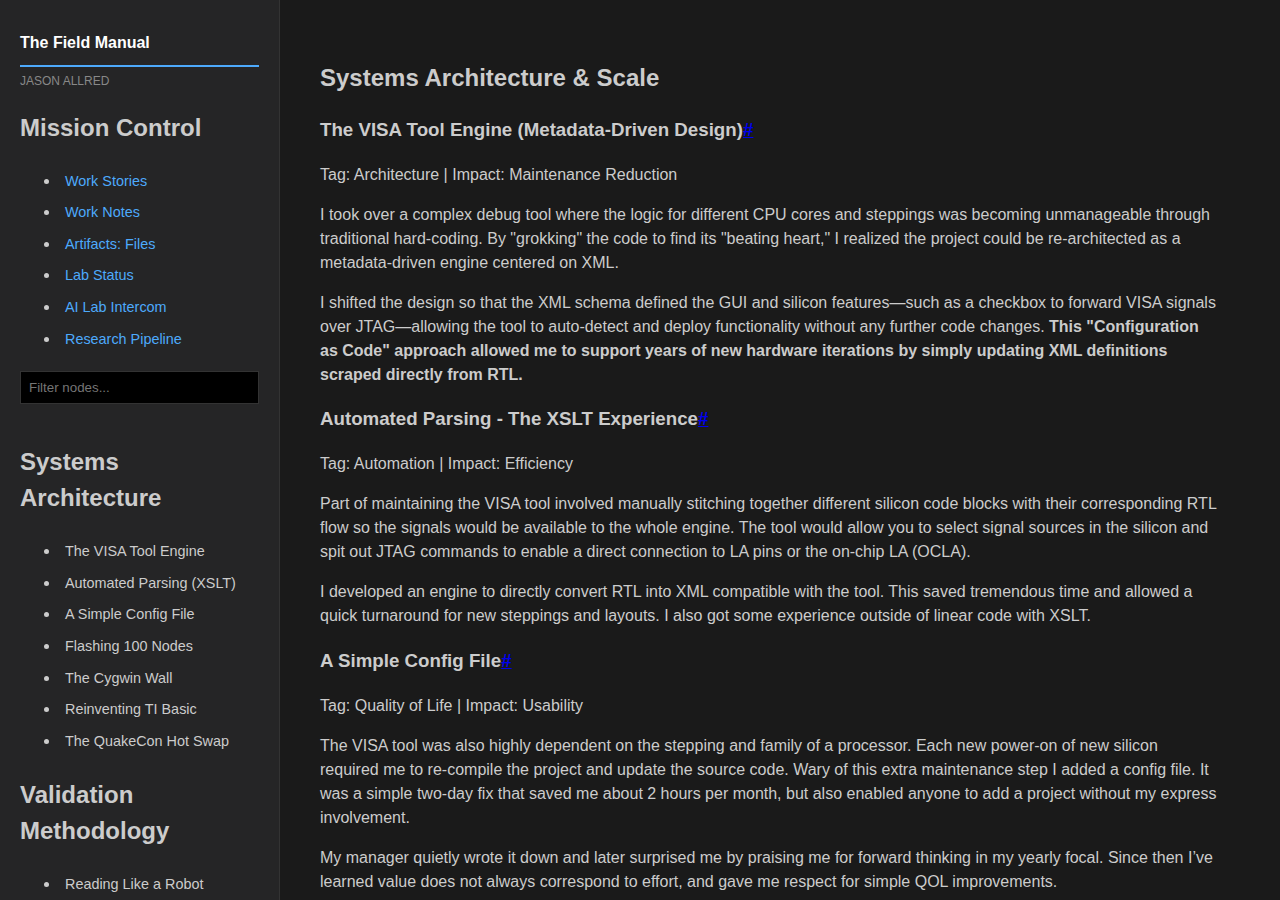
<file: field_notes/stories.html>
<!DOCTYPE html>
<html lang="en">
<head>
    <meta charset="UTF-8">
    <meta name="viewport" content="width=device-width, initial-scale=1.0">
    <title>Work Stories | Jason Allred</title>
    <link rel="stylesheet" href="style.css?v=d3756599">
</head>
<body>
    <button id="menu-toggle">☰ MENU</button>

    <nav id="sidebar">
        <mission-control></mission-control>

        <input type="text" id="nav-filter" placeholder="Filter nodes..." aria-label="Filter navigation">

        <div id="searchable-content">
            <h2>Systems Architecture</h2>
            <ul>
                <li><a href="#visa-tool">The VISA Tool Engine</a></li>
                <li><a href="#xslt-parsing">Automated Parsing (XSLT)</a></li>
                <li><a href="#config-file">A Simple Config File</a></li>
                <li><a href="#fleet-scale">Flashing 100 Nodes</a></li>
                <li><a href="#cygwin-wall">The Cygwin Wall</a></li>
                <li><a href="#ti-basic">Reinventing TI Basic</a></li>
                <li><a href="#quakecon">The QuakeCon Hot Swap</a></li>
            </ul>

            <h2>Validation Methodology</h2>
            <ul>
                <li><a href="#reading-robot">Reading Like a Robot</a></li>
                <li><a href="#rapl-matplotlib">RAPL & Matplotlib</a></li>
                <li><a href="#grok-code">How to Grok Code</a></li>
                <li><a href="#beating-heart">The Beating Heart</a></li>
                <li><a href="#serial-fragments">Expect Fragments (Serial)</a></li>
                <li><a href="#crazy-callbacks">Crazy Callbacks</a></li>
                <li><a href="#throughput-gotchas">Throughput Gotchas</a></li>
                <li><a href="#curl-postman">Curl over Postman</a></li>
                <li><a href="#venv-glue">Venv is like Hot Glue</a></li>
            </ul>

            <h2>Security & Yield</h2>
            <ul>
                <li><a href="#rakp-security">The RAKP Security Catch</a></li>
                <li><a href="#kernel-patch">The Kernel Patch</a></li>
                <li><a href="#negative-testing">Negative Testing (Yield)</a></li>
                <li><a href="#texas-power-on">The Texas Power-On</a></li>
                <li><a href="#failed-demo">The Failed Microsoft Demo</a></li>
                <li><a href="#rmcp-optimization">RMCP+ Socket Optimization</a></li>
            </ul>

            <h2>Engineering Leadership</h2>
            <ul>
                <li><a href="#scm-integration">To SCM or Not to SCM</a></li>
                <li><a href="#estimates">Estimates: High vs. Low</a></li>
                <li><a href="#pythonsv-thrash">The PythonSV API Thrash</a></li>
                <li><a href="#synergy">Synergy of Validation</a></li>
                <li><a href="#first-error">Always Fix the First Error</a></li>
                <li><a href="#count-oks">Count the Ok's</a></li>
                <li><a href="#conflict-management">The Conflict Management Lesson</a></li>
                <li><a href="#general-thoughts">General Thoughts & Philosophy</a></li>
            </ul>

            <h2>Future Work</h2>
            <ul>
                <li><a href="#future-work">WIP Items</a></li>
            </ul>
        </div>
    </nav>

    <main>
        <!-- SYSTEMS ARCHITECTURE -->
        <section id="architecture">
            <h2 class="section-title">Systems Architecture & Scale</h2>

            <article id="visa-tool">
                <h3>The VISA Tool Engine (Metadata-Driven Design)</h3>
                <div class="meta">Tag: Architecture | Impact: Maintenance Reduction</div>
                <p>I took over a complex debug tool where the logic for different CPU cores and steppings was becoming unmanageable through traditional hard-coding. By "grokking" the code to find its "beating heart," I realized the project could be re-architected as a metadata-driven engine centered on XML.</p>
                <p>I shifted the design so that the XML schema defined the GUI and silicon features—such as a checkbox to forward VISA signals over JTAG—allowing the tool to auto-detect and deploy functionality without any further code changes. <strong>This "Configuration as Code" approach allowed me to support years of new hardware iterations by simply updating XML definitions scraped directly from RTL.</strong></p>
            </article>

            <article id="xslt-parsing">
                <h3>Automated Parsing - The XSLT Experience</h3>
                <div class="meta">Tag: Automation | Impact: Efficiency</div>
                <p>Part of maintaining the VISA tool involved manually stitching together different silicon code blocks with their corresponding RTL flow so the signals would be available to the whole engine. The tool would allow you to select signal sources in the silicon and spit out JTAG commands to enable a direct connection to LA pins or the on-chip LA (OCLA).</p>
                <p>I developed an engine to directly convert RTL into XML compatible with the tool. This saved tremendous time and allowed a quick turnaround for new steppings and layouts. I also got some experience outside of linear code with XSLT.</p>
            </article>

            <article id="config-file">
                <h3>A Simple Config File</h3>
                <div class="meta">Tag: Quality of Life | Impact: Usability</div>
                <p>The VISA tool was also highly dependent on the stepping and family of a processor. Each new power-on of new silicon required me to re-compile the project and update the source code. Wary of this extra maintenance step I added a config file. It was a simple two-day fix that saved me about 2 hours per month, but also enabled anyone to add a project without my express involvement.</p>
                <p>My manager quietly wrote it down and later surprised me by praising me for forward thinking in my yearly focal. Since then I’ve learned value does not always correspond to effort, and gave me respect for simple QOL improvements.</p>
            </article>

            <article id="fleet-scale">
                <h3>Flashing 100 Nodes (Fleet Scale Operations)</h3>
                <div class="meta">Tag: Operations | Impact: Scale</div>
                <p>While in my PAE role, I maintained roughly 100 Knights Landing nodes that allowed us to reproduce issues with OEMs. Stuff you’d only see once in a million happened regularly when you start doing a million things quickly and in parallel. We used pdsh regularly. You think very differently about manually flashing BIOS when it needs to be done 100 times with a tough-to-reach harness.</p>
                <p>I helped execute and collect data for a heat experiment. We visualized nodes getting hotter at the tops of racks, experimented with the rack doors open. The results of the experiments were somewhat of a moot, the minor heat differences didn’t affect performance. Notably, cables got in the way of airflow, but the connections were mandatory. So many loose connections. Each node had its own personality, and some were very stubborn.</p>
            </article>

            <article id="cygwin-wall">
                <h3>The Cygwin Wall (Environment Parity)</h3>
                <div class="meta">Tag: Debugging | Impact: Environment Setup</div>
                <p>We had an old internal patch for ipmitool to enable parsing of some extra return codes bytes for automation. To set up the build environment I downloaded the source over git and followed the steps to compile in Cygwin. The build script would fail, I’d fix the failure, then it would crash somewhere else. I wasted a week just trying to get the thing to compile.</p>
                <p>It turned out that I had downloaded using Windows git rather than Cygwin git. This was a major issue because line endings were unix style. Once I re-downloaded the source everything compiled perfectly. Always be wary of line endings. Take a step back when you run into a wall.</p>
            </article>

            <article id="ti-basic">
                <h3>Reinventing TI Basic</h3>
                <div class="meta">Tag: Learning | Impact: Fundamentals</div>
                <p>When I was in Junior High I learned basic programming on my TI-85. I was particularly proud of a program that would comb through possible numerator/denominator combinations to convert a ‘float’ into a fraction. I had a bad backup coin battery so my file system would get wiped pretty regularly, so I got good at rewriting that converter.</p>
                <p>Then one day I was looking through the list of commands and noticed an internal ->Frac function that had already implemented what I wanted. Two things stuck in my mind after that: (1) You get good at doing things by doing it again and again, (2) look for things you assume are not there.</p>
            </article>

            <article id="quakecon">
                <h3>The QuakeCon Hot Swap</h3>
                <div class="meta">Tag: Hardware | Impact: Recovery</div>
                <p>The year was 2001, just before 9/11. I flew my PC to a LAN party in Texas. I was using a cheap IDE raid controller at the time. It had a bad eprom after a failed firmware update. Thinking quickly, I ordered another controller. Booted with the good firmware so I could get to a flash point, then hot-swapped the eprom to flash the bad. Was able to recover and even return the controller.</p>
            </article>
        </section>


        <!-- VALIDATION METHODOLOGY -->
        <section id="validation">
            <h2 class="section-title">Validation Methodology</h2>

            <article id="reading-robot">
                <h3>Reading Like a Robot (Deep Log Debugging)</h3>
                <div class="meta">Tag: Debugging | Impact: Root Cause Analysis</div>
                <p>When assisting a colleague (AJ) with stubborn system failures, I found that standard keyword searching through logs was failing to find the root cause. I applied a systematic methodology I call "Reading like a robot," where I refuse to skip any part of a stack trace or log file, even the unrecognized or "noisy" lines.</p>
                <p>By meticulously connecting every word and mapping the execution flow sequentially, I was able to identify a specific logic deviation hidden in the background noise that others had scrolled past. This brute-force attention to detail proved that even the most "messy" telemetry can be solved if you check your assumptions at the door and follow the machine's actual path.</p>
            </article>

            <article id="rapl-matplotlib">
                <h3>RAPL & Matplotlib (Telemetry Visualization)</h3>
                <div class="meta">Tag: Data Science | Impact: Visualization</div>
                <p>In early 2019 I took a machine learning course. Jupiter notebook and time series db exercises. A few python libraries stuck out at me as very useful at work: pandas and matplotlib. I had a decent amount of data collection when stressing Running average Power Limiting functionality. Reports would spit out but it was really hard to get a good picture on what was going on.</p>
                <p>With the new tools in hand I was able to scrape current runs, even old logs, and bug reports, to provide clear graphs sweeping through request or expected vs actual power limiting results. An esoteric ‘10% below expected’ would turn into a graph that would cap out at 500W like a truncated pyramid - a clear indication that the part (or benchmark) wasn’t able to cause the system to draw that much power.</p>
            </article>

            <article id="grok-code">
                <h3>How to Grok Code</h3>
                <div class="meta">Tag: Learning | Impact: Understanding</div>
                <p>A senior dev was mentoring two of us while looking through a rather large code base. She took out some paper and wrote down how the program was structured in a kind of shorthand. By the time we were finished we had a map and a clear understanding of the flow. Since then I’ve developed my own shorthand to systematically map out unfamiliar code. I know I’m done when I can see the ‘heart’ of the code.</p>
            </article>

            <article id="beating-heart">
                <h3>The Beating Heart</h3>
                <div class="meta">Tag: Insight | Impact: Understanding</div>
                <p>To follow up on code grokking, once I find the ‘beating heart’ in a system I know I’ve found the perspective of the original developer and everything becomes clear. Some of these are straightforward, a loop handling events, a main function that does the heavy work. One particularly difficult ‘heart’ turned out to be outside the code entirely, the main logic was all contained inside an XML file that described RTL pathways to the LA pins. It was a rather elegant solution but a pain to debug until I understood the process.</p>
            </article>

            <article id="serial-fragments">
                <h3>Expect Fragments (Serial Validation)</h3>
                <div class="meta">Tag: Automation | Impact: Reliability</div>
                <p>I wrote an automation harness that allowed me to validate TGUI applications in a OS platform agnostic way. It was rather nifty, using TCL and the expect library to handle reading and writing to the screen. Unfortunately, when I started using expect for serial output (EFI mode) things got dirty. I learned that serial output has no guarantee to preserve words—menu items would often get clipped. I mostly got around this with generous regular expressions. In theory, the flows should have worked, but in the real world, the data was noisy. However, accepting that noise as a constraint paid off. <strong>By building a robust parser that tolerated the fragments, I was able to shift the NIC validation process from 100% manual to 90% automated, saving hours of tedium and proving that even messy interfaces could be tamed.</strong></p>
            </article>

            <article id="crazy-callbacks">
                <h3>Crazy Callbacks</h3>
                <div class="meta">Tag: Code Pattern | Impact: Efficiency | Ref: DTTC</div>
                <p>I used a clever callback pattern when chunking data over PECI - sending multiple read requests and mapping the responses with tailored callback functions to de-serialize the data. This asynchronous approach, detailed in our 2022 DTTC paper "Measuring PECI Performance," <strong>allowed us to chain requests without blocking, improving throughput by nearly 100x (from ~57 to ~5300 commands/sec) and proving the software stack could finally keep up with wire speed.</strong></p>
            </article>

            <article id="throughput-gotchas">
                <h3>Throughput Gotchas</h3>
                <div class="meta">Tag: Measurement | Impact: Accuracy | Ref: DTTC, PECI</div>
                <p>Measuring throughput is a tricky question, especially when data is encapsulated at several levels. This is pretty standard over IP but it’s more ambiguous when counting packets over SMBus or other internal protocols. Our DTTC paper tackled this, but I was never quite satisfied to provide a standard MB/s measurement. <strong>Because the protocol overhead was so heavy, I argued that "Commands per Second" was the only honest metric, even if it wasn't the big megabyte number stakeholders wanted to see.</strong></p>
            </article>

            <article id="curl-postman">
                <h3>Curl over Postman</h3>
                <div class="meta">Tag: Tooling | Impact: Reproducibility</div>
                <p>I prefer Curl over Postman for the same reason I prefer text over screenshots - design tests for reproducibility ease - compartmentalize into a series of batchable steps - essential for bug reports.</p>
            </article>

            <article id="venv-glue">
                <h3>Venv is like Hot Glue</h3>
                <div class="meta">Tag: Tooling | Impact: Standardization</div>
                <p>Venv is like hot glue - a stop gap solution that becomes standard - docker feels the same - has better utility these days.</p>
            </article>
        </section>

        <!-- FUTURE WORK -->
        <section id="future-work">
            <h2 class="section-title">Future Work (WIP)</h2>
            <ul class="tbd-list">
                <li>[WIP] Polling RAPL Telemetry during stress - Defensive coding in recovery scripts</li>
                <li>[WIP] Rolling window diff - Comparing BIOS logs</li>
                <li>[WIP] DRA for enabling power transient measurements without a harness</li>
                <li>[WIP] Meshtastic hobby (LoRa, 3d printing, ESP32 firmware)</li>
            </ul>
        </section>


        <!-- SECURITY & YIELD -->
        <section id="security">
            <h2 class="section-title">Security & Yield</h2>

            <article id="rakp-security">
                <h3>The RAKP Security Catch (CVE-2013-4782)</h3>
                <div class="meta">Tag: Security | Impact: CVE Discovery</div>
                <p>While implementing the RMCP+ protocol stack from scratch in C, I performed a deep dive into the RAKP authentication spec. To properly debug the session negotiation, I had to patch the Wireshark (then Ethereal) source code to correctly parse the custom packet exchanges I was seeing.</p>
                <p>During this process, I identified a fundamental flaw: the BMC would return a salted hash of the user’s password before the client proved their identity, essentially enabling offline dictionary attacks. <strong>Although my concerns were dismissed by senior engineers at the time, this exact vulnerability was later confirmed as industry-wide flaw CVE-2013-4782.</strong> This solidified my conviction to trust technical data over hierarchy and to maintain meticulous documentation for critical findings.</p>
            </article>

            <article id="kernel-patch">
                <h3>The Kernel Patch (Topology & Architecture)</h3>
                <div class="meta">Tag: Kernel | Impact: Fix</div>
                <p>We had a module flooding dmesg on custom silicon due to rigid topology assumptions. I wrote and compiled a kernel patch to add the necessary flexibility. <strong>This eliminated the noise, allowing the team to focus on real bugs.</strong> While the patch couldn't be upstreamed due to red tape, the experience validated that I could dive into kernel code to unblock the validation process.</p>
            </article>

            <article id="negative-testing">
                <h3>Negative Testing (The Yield Use Case)</h3>
                <div class="meta">Tag: Validation | Impact: Execution Speed</div>
                <p>I had a big PECI coverage miss, it was rather embarrassing. Because we had a huge list, I was only checking what I knew existed, not what shouldn’t exist. Well, some unexpected endpoints did surface, more echoes of what they should be, but those endpoints should not have been visible. I needed to pivot away from just reading known devices to scanning and including negative space.</p>
                <p>I recalled a conversation with an expert who had scanned through the BDF region before and adapted that to PECI space. To do that I needed a list of all possible combinations in PCI space - which fit very neatly with a generator pattern. One of the first times I really felt <em>yield</em> improved the readability and reliability of my code.</p>
                <p>After I got it running I still saw ‘extra’ devices popping up, but they turned out to be actual hardware, which was easy to correlate with lspci. It was a huge space to cover, and a full run would have taken almost a week, but <strong>with the combination of the bulk transfer API and fast negative returns the expected execution time went from a few days to under 10 hours.</strong></p>
            </article>

            <article id="texas-power-on">
                <h3>The Texas Power-On (Strategic Career Pivot)</h3>
                <div class="meta">Tag: Security | Impact: Team Leadership</div>
                <p>I went to Texas for a power-on during a transition period where I was doing basic execution work and looking for a long-term technical fit. Since I didn’t have a strict task list, I decided to shadow the experts and jump into the immediate fires on the floor. I ended up peer programming with a group focused on high-level security features like TDX and Secure Boot.</p>
                <p>We clicked so well that when they (also) returned to Oregon, they reached out to pull me into their organization. I wasn't just helping with a bring-up; I was recruited to seed a second team under the Security & Manageability umbrella, which launched my five-year run as the Lead Manageability Validation Automation engineer.</p>
            </article>

            <article id="failed-demo">
                <h3>The Failed Microsoft Demo (Preparation & Redundancy)</h3>
                <div class="meta">Tag: Demo | Impact: Lesson Learned</div>
                <p>I had lightweight RMCP+ library we were going to demo to MS. At the last minute, the firmware developers enabled and enforced encryption, which I had not implemented yet. These days I never trust a demo. Demos are great, but always provide a backup video and slides.</p>
            </article>

            <article id="rmcp-optimization">
                <h3>RMCP+ Socket Optimization</h3>
                <div class="meta">Tag: Stability | Impact: Reliability</div>
                <p>Our dev team was tracking down a problem where RMCP+ sessions were piling up in our validation cycle, overloading the BMC and causing instability. We had a TCL based framework, but the heavy lifting was done inside DLL files. I had been doing some digging and found the source code. When I mentioned this to the dev lead he asked me to look into the source code as a last resort, as far as they could tell their code was clean.</p>
                <p>After a bit of sleuthing I found code responsible for opening and closing the sessions on the client side, there was a return between them, so the socket was never closed. <strong>This one fix gave our test suite the stability to add unattended validation cycles and focus on nightly test reports.</strong> It was a game changer, and the experience taught me a single line could be worth weeks of effort.</p>
            </article>
        </section>


        <!-- ENGINEERING LEADERSHIP -->
        <section id="leadership">
            <h2 class="section-title">Engineering Leadership</h2>

            <article id="scm-integration">
                <h3>To SCM or Not to SCM (Integration Reliability)</h3>
                <div class="meta">Tag: Operations | Impact: Pipeline Integrity</div>
                <p>Early in my career, I was tasked with helping our team transition from SVN to IBM ClearCase during a mandate from our international partners. It was an exercise in pure persistence; while the infrastructure was in flux, I tag-teamed with our resident SCM lead to keep our daily validation builds running. I had to resort to intense "mergify" sessions and manual elbow grease to ensure the transition didn't break the active development pipeline.</p>
                <p>ClearCase has a unique way of mixing software recipes, and I handled several emergency integration sessions to maintain code integrity. While I’ve always enjoyed a good diff, those sessions taught me that the best work is the work you avoid through proper architecture. Since then, I’ve been extremely careful about identifying and preventing the ways teams unintentionally fork code and create technical debt.</p>
            </article>

            <article id="estimates">
                <h3>Estimates: High vs. Low (The Code Archaeologist)</h3>
                <div class="meta">Tag: Planning | Impact: Trust</div>
                <p>I was asked to estimate how long it would take to ramp up and deploy a project that had recently been recovered from an old backup. This was my ‘code archeologist’ time to shine. I recently took an estimation course and learned how setting high and low estimates improved accuracy, but my manager wanted real dates.</p>
                <p>I began execution over several months, with the estimate plan driving me and my contractor while my manager was on sabbatical, we hit our milestones well, and saved the complicated unknowns for last. It was a very smooth execution. On completion and review, I asked for feedback. The only thing I got was “Maybe you could have added a range of estimates” - I don’t expect managers or people to be consistent, but it was a big trust building time when I casually reminded him I was tracking high and low estimates off the side of the spreadsheet.</p>
            </article>

            <article id="pythonsv-thrash">
                <h3>The PythonSV API Thrash</h3>
                <div class="meta">Tag: Ownership | Impact: Code Attribution</div>
                <p>I was leveraging a PythonSV framework (c-scripts) for silicon power-on to improve test coverage. My manager at the time specifically asked me to add API-level tests for visibility. I knew they were technically redundant, but I followed the direction to ensure the team had the completeness they were looking for. A year later, during a review, I was berated for that exact redundancy by the architecture team.</p>
                <p>That "unnecessary thrash" was a huge lesson in code ownership. I learned that just "following orders" isn't enough when you're working in a complex framework. Now, if I’m asked to implement something that creates technical debt or redundancy, I make sure there is a clear "paper trail" or attribution in the code itself. I give proper credit to the source and document why the decision was made, so when the architecture is reviewed a year later, the context isn't lost.</p>
            </article>

            <article id="synergy">
                <h3>Synergy of Validation Working with Architect and Dev</h3>
                <div class="meta">Tag: Collaboration | Impact: Performance | Ref: DTTC, PECI</div>
                <p>I really enjoyed working closely as validation developer with a BMC developer and Architect - We met daily in an informal SCRUM like context. Architect would describe the focus, and we would push back on feasibility and worth. We got a lot of performance out of PECI, creating a bulk transfer API with hooks to prove we were moving at line speed - Restful API extensions to directly compare LAN overhead with PECI ‘wire’ time (DMA was considerably faster than wire) - this resulted in a DTTC paper on measuring the performance of PECI.</p>
            </article>

            <article id="first-error">
                <h3>Always Fix the First Error</h3>
                <div class="meta">Tag: Debugging | Impact: Efficiency</div>
                <p>I stumbled upon a ‘gotcha’ moment very early into learning how to code in school. Everyone gets their first missing semicolon sometime. When compilation errors started piling up, I naively and dutifully started fixing every error before hitting ‘compile’ again. It was infuriating and stressful. I had no idea what was going on, why were there so many errors. That is, until I noticed compilation errors had a waterfall effect. One missing semicolon can mess up the interpretation of the reset of the file. The opposite of reading a stack trace: always fix the first compilation error.</p>
            </article>

            <article id="count-oks">
                <h3>Count the Ok's</h3>
                <div class="meta">Tag: Decision Making | Impact: Consensus</div>
                <p>Whether it’s deciding what restaurant to go to or voting on the best way to execute a plan, voting isn’t the best option, and rather counterintuitively it isn’t the fairest either. Important decisions should be made carefully, and allowing people to weigh in on all the options that are ‘okay’ drastically improves the results.</p>
            </article>

            <article id="conflict-management">
                <h3>The Conflict Management Lesson</h3>
                <div class="meta">Tag: Soft Skills | Impact: Team Alignment</div>
                <p>There have been several times in my career where I’ve been convinced I was right but wasn't in a position to change the direction. I’ve learned to disagree and commit, and in those cases, the results usually went well because the team stayed aligned.</p>
                <p>In fact, I’ve often "embraced the suck" and intentionally became a subject matter expert on the critical things others didn't want to touch—like ClearCase, DTAF, or the complexities of XML and RTL scraping. By mastering those "unpopular" parts of the stack, I was able to bridge the gaps and keep the validation pipeline moving. That said, I still maintain technical boundaries for the sake of the product; for example, I’ll advocate strongly against putting test-level code like Pytest into production logic to keep the architecture clean.</p>
            </article>

            <article id="general-thoughts">
                <h3>General Thoughts & Philosophy</h3>
                <div class="meta">Tag: Philosophy</div>
                <ul>
                    <li><strong>The "Class 1" Assumption:</strong> It’s a dangerous assumption to code for an end user—modal dialogue boxes, frameworks—assuming code will remain on top. Frameworks should be viewed as debuggers for internal libraries.</li>
                    <li><strong>Content is King:</strong> Automation is Queen but Content is King. This mantra focused our team. Don't let frameworks overshadow actually getting things done.</li>
                    <li><strong>Can AI Really Think?</strong> Question needs to shift from 'can it think?' to ‘Can thoughts live on paper?’ Yes. Language is the single most important invention created by humanity.</li>
                    <li><strong>2 and 7 Year Cycles:</strong> Roughly every 7 years I reinvent myself. Projects tend to finish by two years.</li>
                    <li><strong>Chopstick Coding:</strong> The concept of developing at arms length (i.e. through a serial port, over SSH etc). Doing so is difficult, like typing on a keyboard with chopsticks.</li>
                    <li><strong>Meetings:</strong> Inversely proportional to how many people attend.</li>
                    <li><strong>Lab Viking:</strong> The final stage is a Lab Viking, your job is to pillage, the lab is your oyster.</li>
                    <li><strong>Communication:</strong> Don't reply hot, or on mobile, voice is best.</li>
                </ul>
            </article>
        </section>

    </main>

    <script src="mission-control.js?v=bd431d08"></script>
    <script src="script.js?v=7704e669"></script>
</body>
</html>
</file>
<file: field_notes/style.css>
:root {
    --bg-color: #1a1a1a;
    --sidebar-bg: #252526;
    --text-color: #cccccc;
    --heading-color: #ffffff;
    --accent-color: #4daafc; /* VS Code Blue */
    --accent-dim: #264f78;
    --border-color: #333333;
    --code-bg: #1e1e1e;
    --font-stack: "SFMono-Regular", Consolas, "Liberation Mono", Menlo, Courier, monospace;
}

* { box-sizing: border-box; }

body {
    margin: 0;
    font-family: -apple-system, BlinkMacSystemFont, "Segoe UI", Roboto, sans-serif;
    background-color: var(--bg-color);
    color: var(--text-color);
    line-height: 1.5;
    display: flex;
    height: 100vh;
    overflow: hidden;
}

/* Sidebar (Unchanged) */
nav {
    width: 280px;
    background-color: var(--sidebar-bg);
    border-right: 1px solid var(--border-color);
    display: flex;
    flex-direction: column;
    padding: 20px;
    overflow-y: auto;
    flex-shrink: 0;
}
nav h1 { font-size: 1rem; color: var(--heading-color); margin-bottom: 5px; border-bottom: 2px solid var(--accent-color); padding-bottom: 10px; }
nav .subtitle { font-size: 0.75rem; color: #888; margin-bottom: 20px; text-transform: uppercase; }
.sys-banner { background: #333; color: var(--accent-color); border: 1px solid var(--accent-dim); padding: 5px; font-size: 0.6rem; font-weight: bold; text-align: center; border-radius: 4px; margin-bottom: 20px; font-family: var(--font-stack); }
nav a { text-decoration: none; color: var(--text-color); display: block; padding: 5px; transition: 0.2s; font-size: 0.9rem; }
nav a:hover { color: var(--heading-color); background: #333; }
nav a.mission-link { color: var(--accent-color); }
#nav-filter { width: 100%; padding: 8px; margin-bottom: 20px; background: #000; border: 1px solid var(--border-color); color: var(--text-color); }

/* Main Content */
main { flex-grow: 1; overflow-y: auto; padding: 40px; padding-right: 60px; max-width: none; }

.disclaimer-box {
    background-color: #111;
    border: 1px solid var(--border-color);
    padding: 15px;
    margin-bottom: 25px;
    font-family: var(--font-stack);
    font-size: 0.9rem;
    line-height: 1.4;
    border-left: 4px solid var(--accent-color);
}

/* --- THE BLUE TREE (System Admin Style) --- */
.timeline-container {
    font-family: var(--font-stack);
    margin-top: 20px;
    /* Main Trunk Line */
    border-left: 1px solid #444; 
    margin-left: 10px;
    padding-left: 20px;
}

.tree-year {
    margin-bottom: 5px;
    position: relative;
}

.year-label {
    cursor: pointer;
    font-weight: bold;
    color: var(--heading-color);
    padding: 5px 0;
    user-select: none;
    position: relative;
}

.year-label:hover { color: var(--accent-color); }

/* Branch Line for Year */
.year-label::before {
    content: '';
    position: absolute;
    left: -20px; /* Connect to trunk */
    top: 50%;
    width: 15px;
    height: 1px;
    background-color: #444;
}

/* Folder Icon [ ] */
.year-label::after {
    content: '[+]';
    display: inline-block;
    width: 30px;
    color: #666;
    margin-right: 5px;
    font-size: 0.8em;
}

.tree-year.open .year-label::after { content: '[-]'; color: var(--accent-color); }

.year-content {
    display: none;
    margin-left: 15px; /* Indent content */
    border-left: 1px solid #444; /* Sub-trunk */
    padding-left: 20px;
    padding-bottom: 10px;
}

.tree-year.open .year-content { display: block; }

/* Strategy Block */
.strategy-block {
    margin: 5px 0 15px 0;
    color: #888;
    font-style: italic;
    font-size: 0.85em;
}

/* File List */
.file-list { list-style: none; padding: 0; margin: 0; }

.file-item {
    cursor: pointer;
    padding: 2px 0;
    color: #aaa;
    position: relative;
}

.file-row {
    display: flex; 
    align-items: center;
}

.file-row:hover { color: #fff; background: #222; }

/* Leaf Branch */
.file-row::before {
    content: '';
    display: inline-block;
    width: 10px; height: 1px;
    background: #444;
    margin-right: 10px;
    position: relative;
    left: -20px;
}

.file-item strong { color: var(--accent-color); margin-right: 5px; }

/* Inline Terminal */
.inline-terminal {
    background: #111;
    border: 1px solid var(--accent-dim);
    border-left: 3px solid var(--accent-color);
    padding: 10px;
    margin: 5px 0 15px -20px; /* Pull back to align with trunk */
    font-size: 0.8rem;
    color: #ddd;
    white-space: pre-wrap;
    display: none;
}

/* System Console */
#sys-console {
    background: #000; color: var(--accent-color); font-family: var(--font-stack);
    padding: 10px; margin-bottom: 20px; border: 1px solid #333; font-size: 0.7rem;
    height: 100px; overflow-y: auto; border-left: 3px solid var(--accent-color);
}

.system-msg {
    color: #888;
    font-style: italic;
}

.message {
    margin-bottom: 5px;
    word-wrap: break-word;
}

.user-msg { color: #fff; font-weight: bold; }
.brain-msg { color: var(--text-color); }

.icon-btn {
    background: var(--accent-dim);
    color: #fff;
    border: none;
    padding: 5px 15px;
    cursor: pointer;
    font-family: var(--font-stack);
    font-size: 0.8rem;
    border-radius: 4px;
    transition: background 0.2s;
}
.icon-btn:hover { background: var(--accent-color); }

.cursor { display: inline-block; width: 8px; height: 16px; background: var(--accent-color); animation: blink 1s step-end infinite; }
@keyframes blink { 50% { opacity: 0; } }

/* Mobile */
#menu-toggle {
    display: none; position: fixed; top: 15px; left: 15px; z-index: 2000;
    background: #000; color: var(--accent-color); border: 2px solid var(--accent-color);
    padding: 8px 12px; border-radius: 4px;
}
@media screen and (max-width: 1024px) {
    nav { position: fixed; left: -320px; top: 0; height: 100vh; z-index: 1000; transition: left 0.3s; }
    nav.active { left: 0; }
    #menu-toggle { display: block; }
    main { padding: 80px 20px; }
}

/* [FEAT-128] Strategic Anchor Styling */
.event-card.rank-5 {
    border: 2px solid #00f2ff !important; /* Neon Blue */
    background: rgba(0, 242, 255, 0.05) !important;
    margin-bottom: 20px;
    box-shadow: 0 0 15px rgba(0, 242, 255, 0.1);
}

/* [FEAT-221] Crosstalk Status Line */
#crosstalk-bar {
    font-family: 'Courier New', Courier, monospace;
    font-size: 0.75rem;
    color: #8b949e; /* Default grey */
    padding: 5px 15px;
    background: #000;
    border-top: 1px solid #333;
    border-bottom: 1px solid #222;
    overflow: hidden;
    white-space: nowrap;
    text-overflow: ellipsis;
    min-height: 1.5rem;
    display: flex;
    align-items: center;
    transition: all 0.3s ease;
}

#crosstalk-bar.status-hibernating {
    color: #d29922; /* Gold for sleep */
    border-top-color: #d29922;
}

@media screen and (max-width: 768px) {
    #resizer { display: none !important; }
    #crosstalk-bar { border-top: none; }
}
</file>
